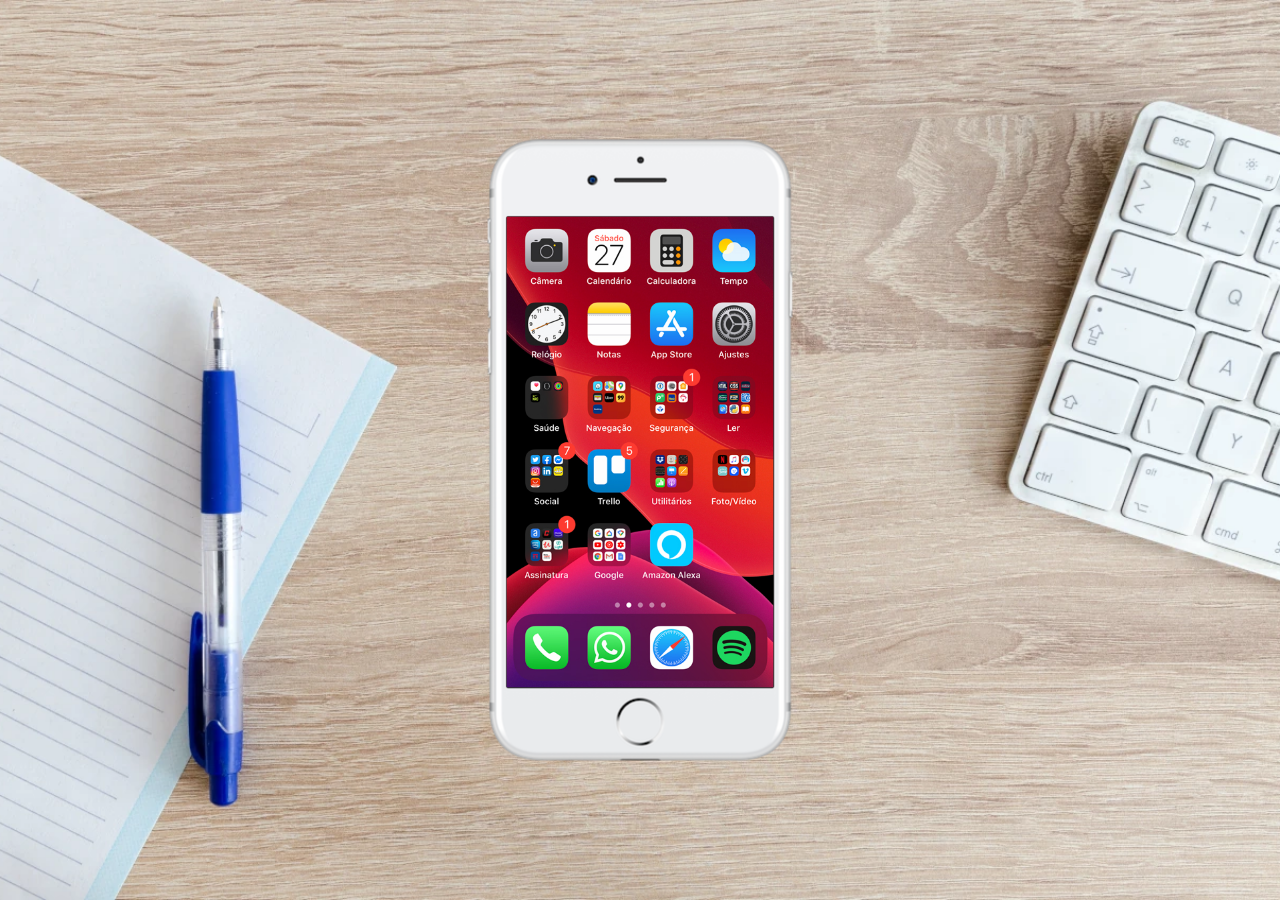
<file: index.html>
<!DOCTYPE html>
<html lang="pt-br">
<head>
    <meta charset="UTF-8">
    <meta http-equiv="X-UA-Compatible" content="IE=edge">
    <meta name="viewport" content="width=device-width, initial-scale=1.0">
    <title>Projeto redes sociais</title>
    <link rel="stylesheet" href="estilos/style.css">
    <link rel="shortcut icon" href="favicon.ico" type="image/x-icon">
</head>
<body>
    <main>
        <section id ="telefone">
            <iframe src="home.html"  
           name="tela" id="tela" frameborder="0">Seu navegador não é compatível com o recurso.</iframe>
        
        </section>
        <section id ="redes-sociais">
            <a href="home.html" target="tela"><img src="imagens/logo-home.jpg" alt="" class="animate glow delay-1"></a><br>
            <a href="instagram.html" target="tela"><img src="imagens/logo-instagram.png" alt="" class="animate glow delay-2"></a><br>
            <a href="linkedin.html" target="tela"><img src="imagens/logo-linkedin.png" alt="" class="animate glow delay-3"></a><br>
            <a href="github.html" target="tela"><img src="imagens/logo-github.png" alt="" class="animate glow delay-4"></a><br>
            <!--<a href="youtube.html" target="tela"><img src="imagens/logo-youtube.jpg" alt=""></a><br>-->
            <!--<a href="twitter.html" target="tela"><img src="imagens/logo-twitter.jpg" alt=""></a><br>-->
            <!--<a href="facebook.html" target="tela"><img src="imagens/logo-facebook.jpg" alt=""></a>-->
        </section>
    </main>
</body>
</html>
</file>
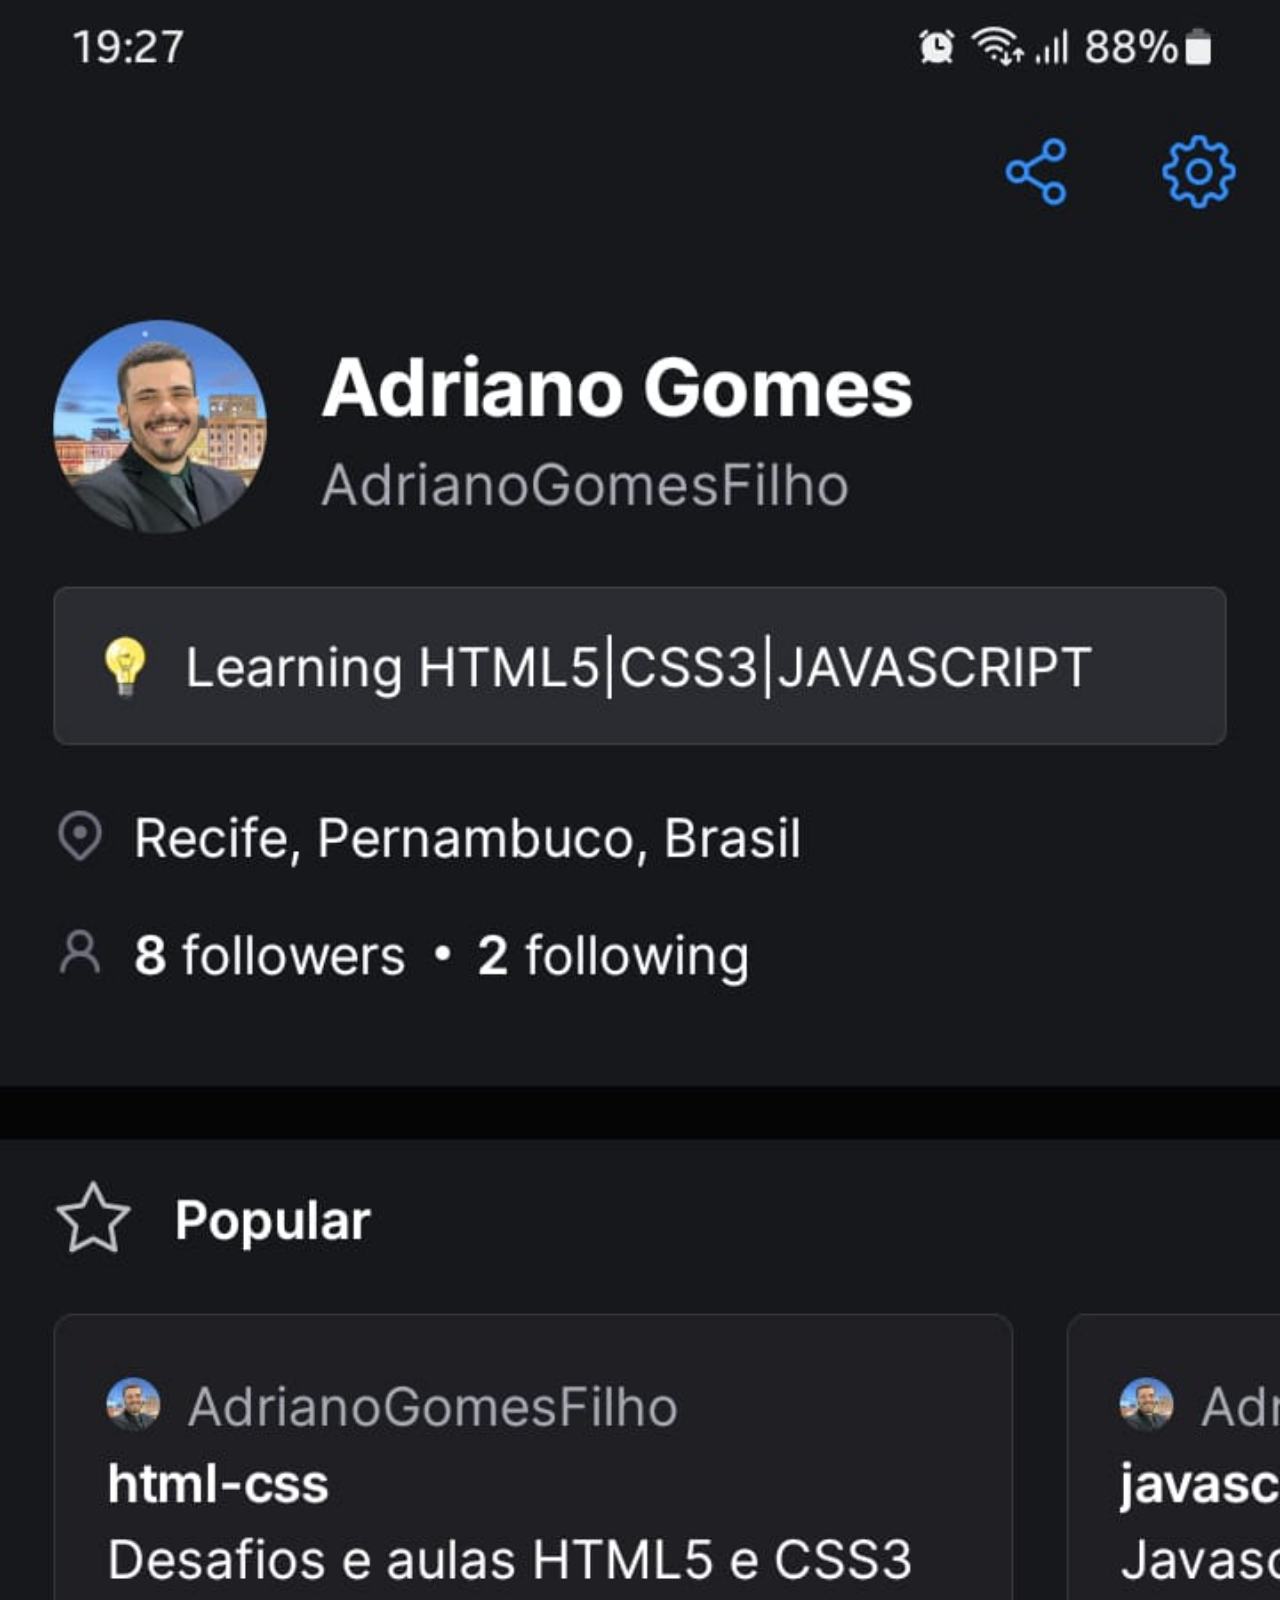
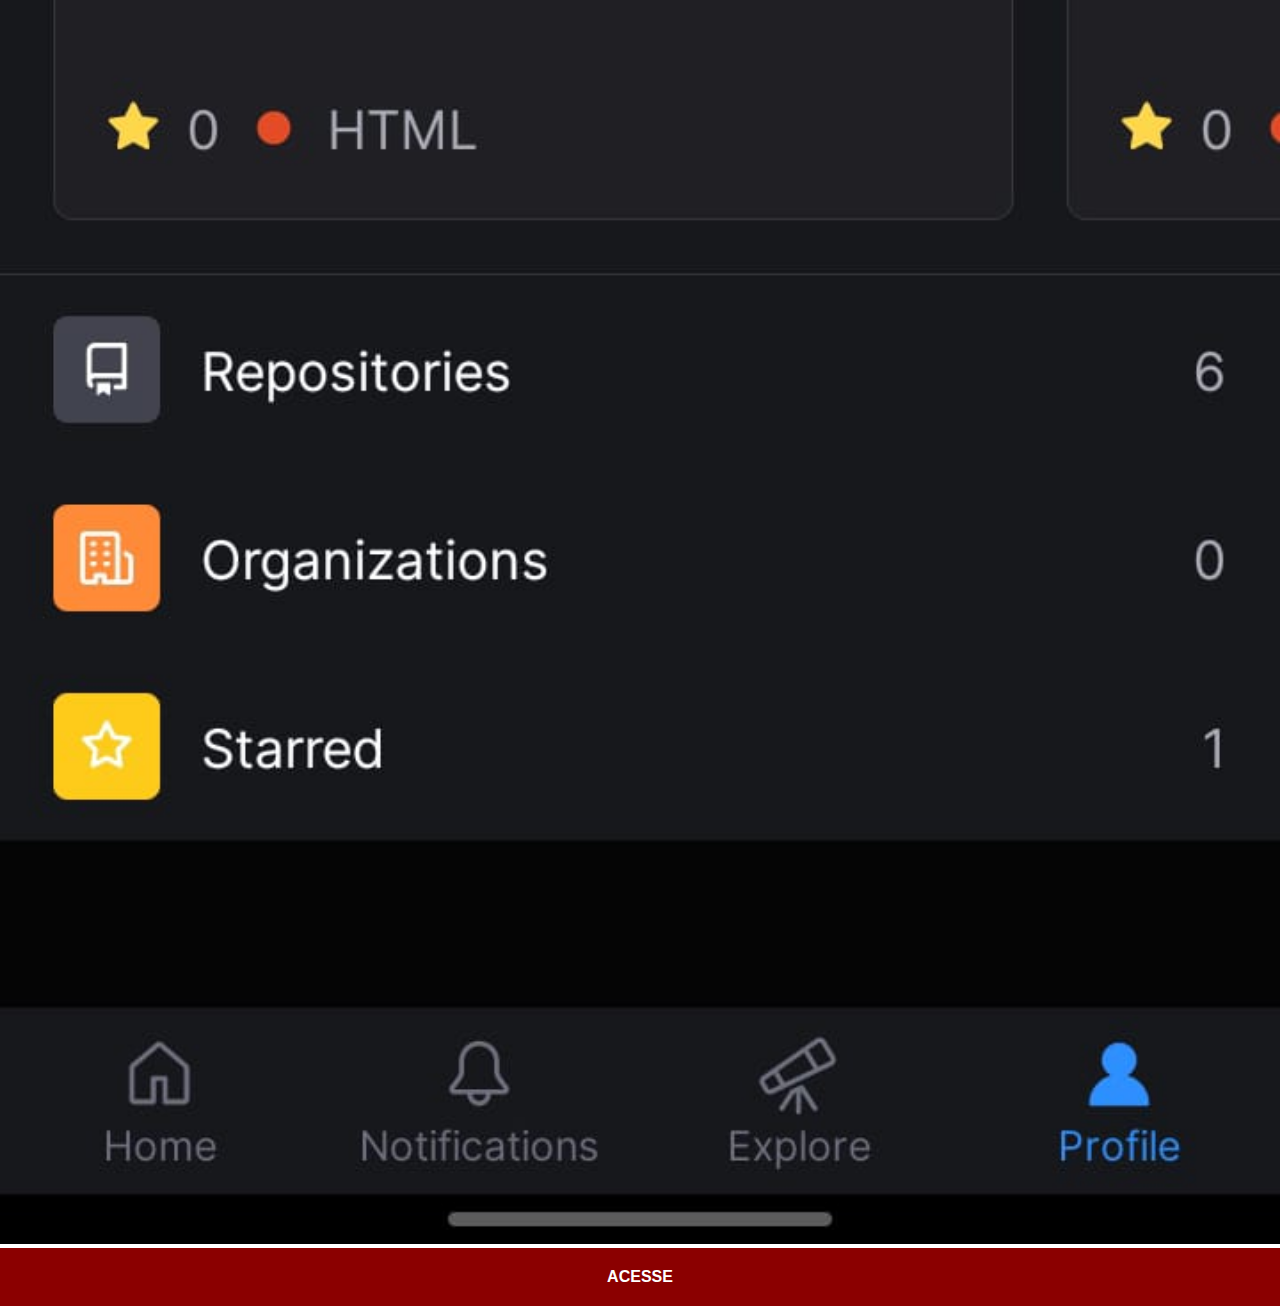
<file: github.html>
<!DOCTYPE html>
<html lang="pt-br">
<head>
    <meta charset="UTF-8">
    <meta http-equiv="X-UA-Compatible" content="IE=edge">
    <meta name="viewport" content="width=device-width, initial-scale=1.0">
    <title>Document</title>

    <link rel="stylesheet" href="estilos/social.css">
    
</head>
<body>
    <img src="imagens/tela-github.jpeg" alt="">
    <a href="https://github.com/AdrianoGomesFilho" target="_blank">ACESSE</a>
</body>
</html>
</file>
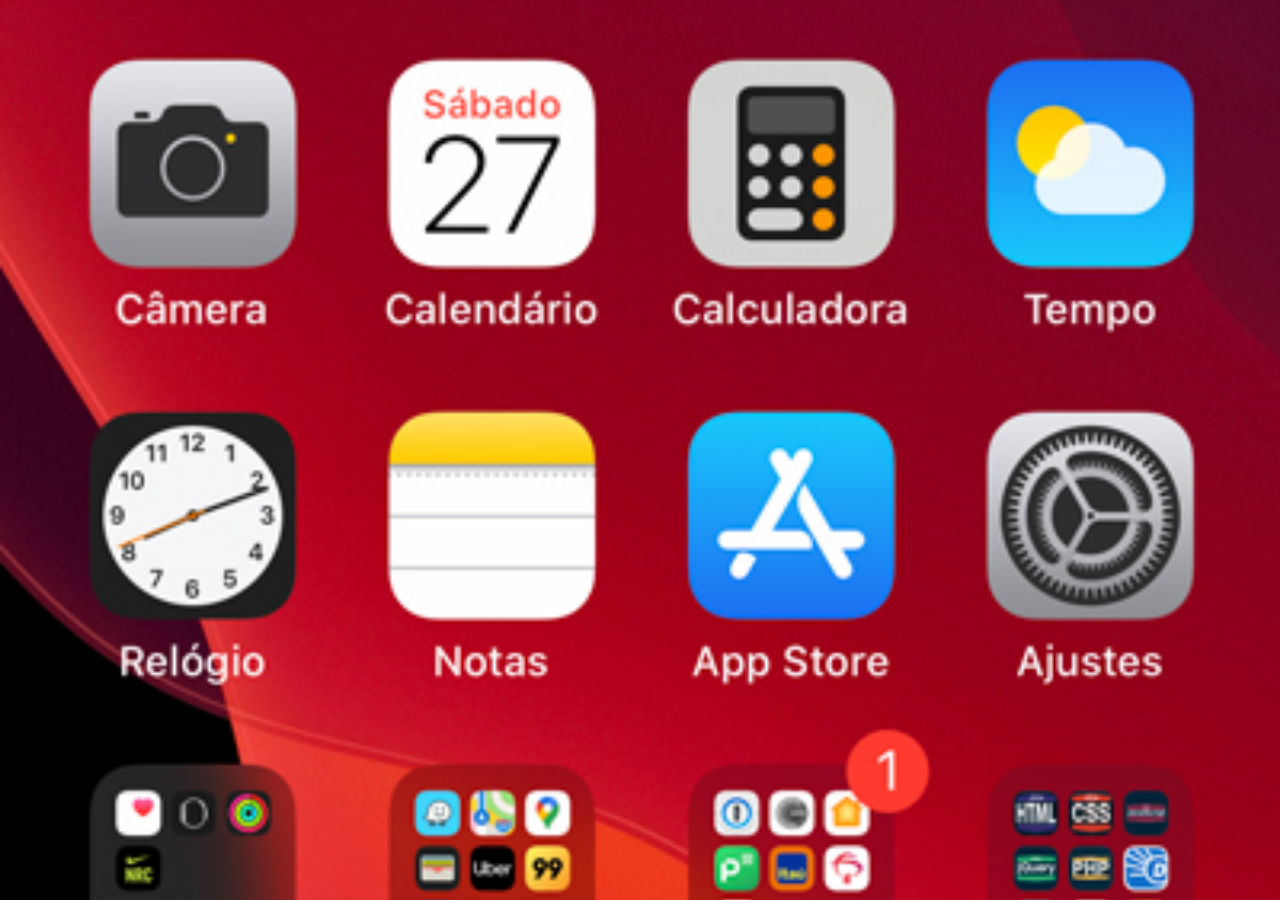
<file: home.html>
<!DOCTYPE html>
<html lang="pt-br">
<head>
    <meta charset="UTF-8">
    <meta http-equiv="X-UA-Compatible" content="IE=edge">
    <meta name="viewport" content="width=device-width, initial-scale=1.0">
    <title>Document</title>
</head>
<style>
    * {
        margin: 0px;
        padding: 0px;
    }

    body {
        width: 100vw;
        height: 100vh;
        background: black url(imagens/tela-home.jpg) no-repeat top center;
        background-size: cover;
    }
</style>
<body>
    
</body>
</html>
</file>
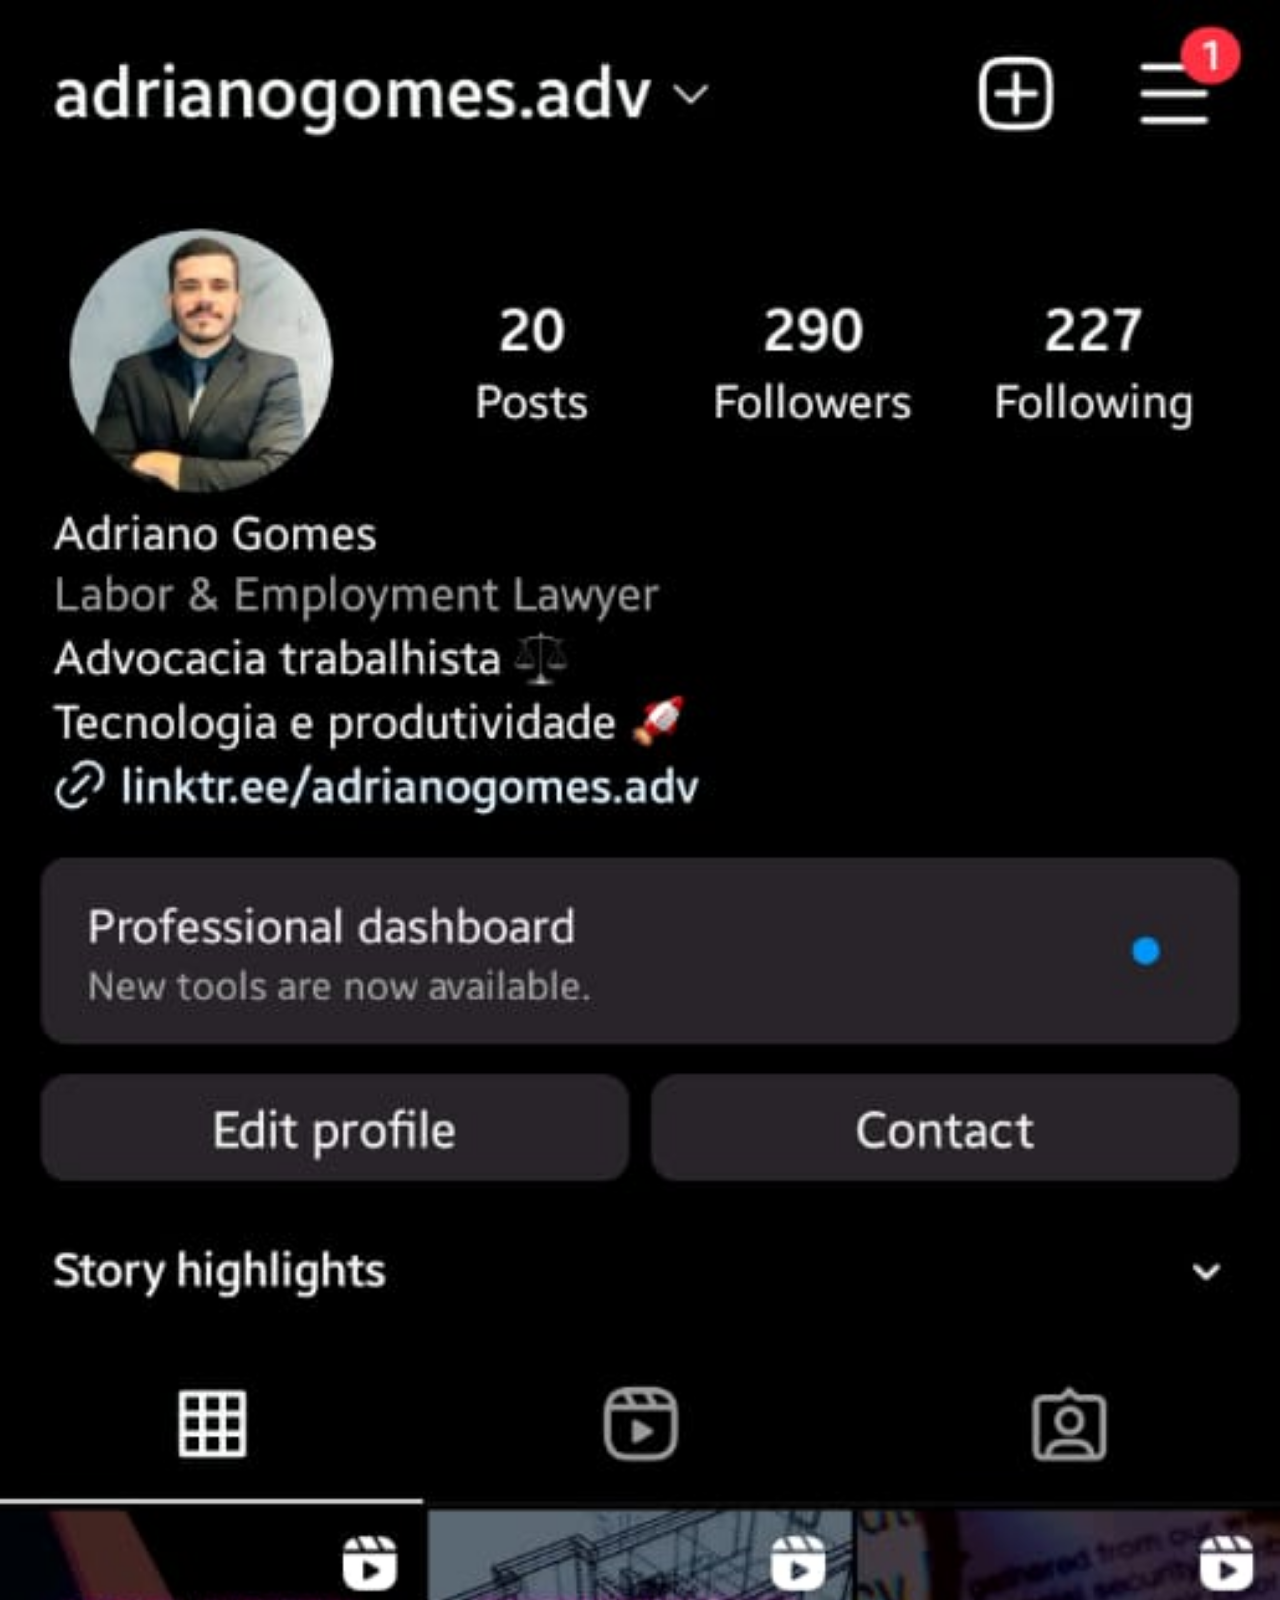
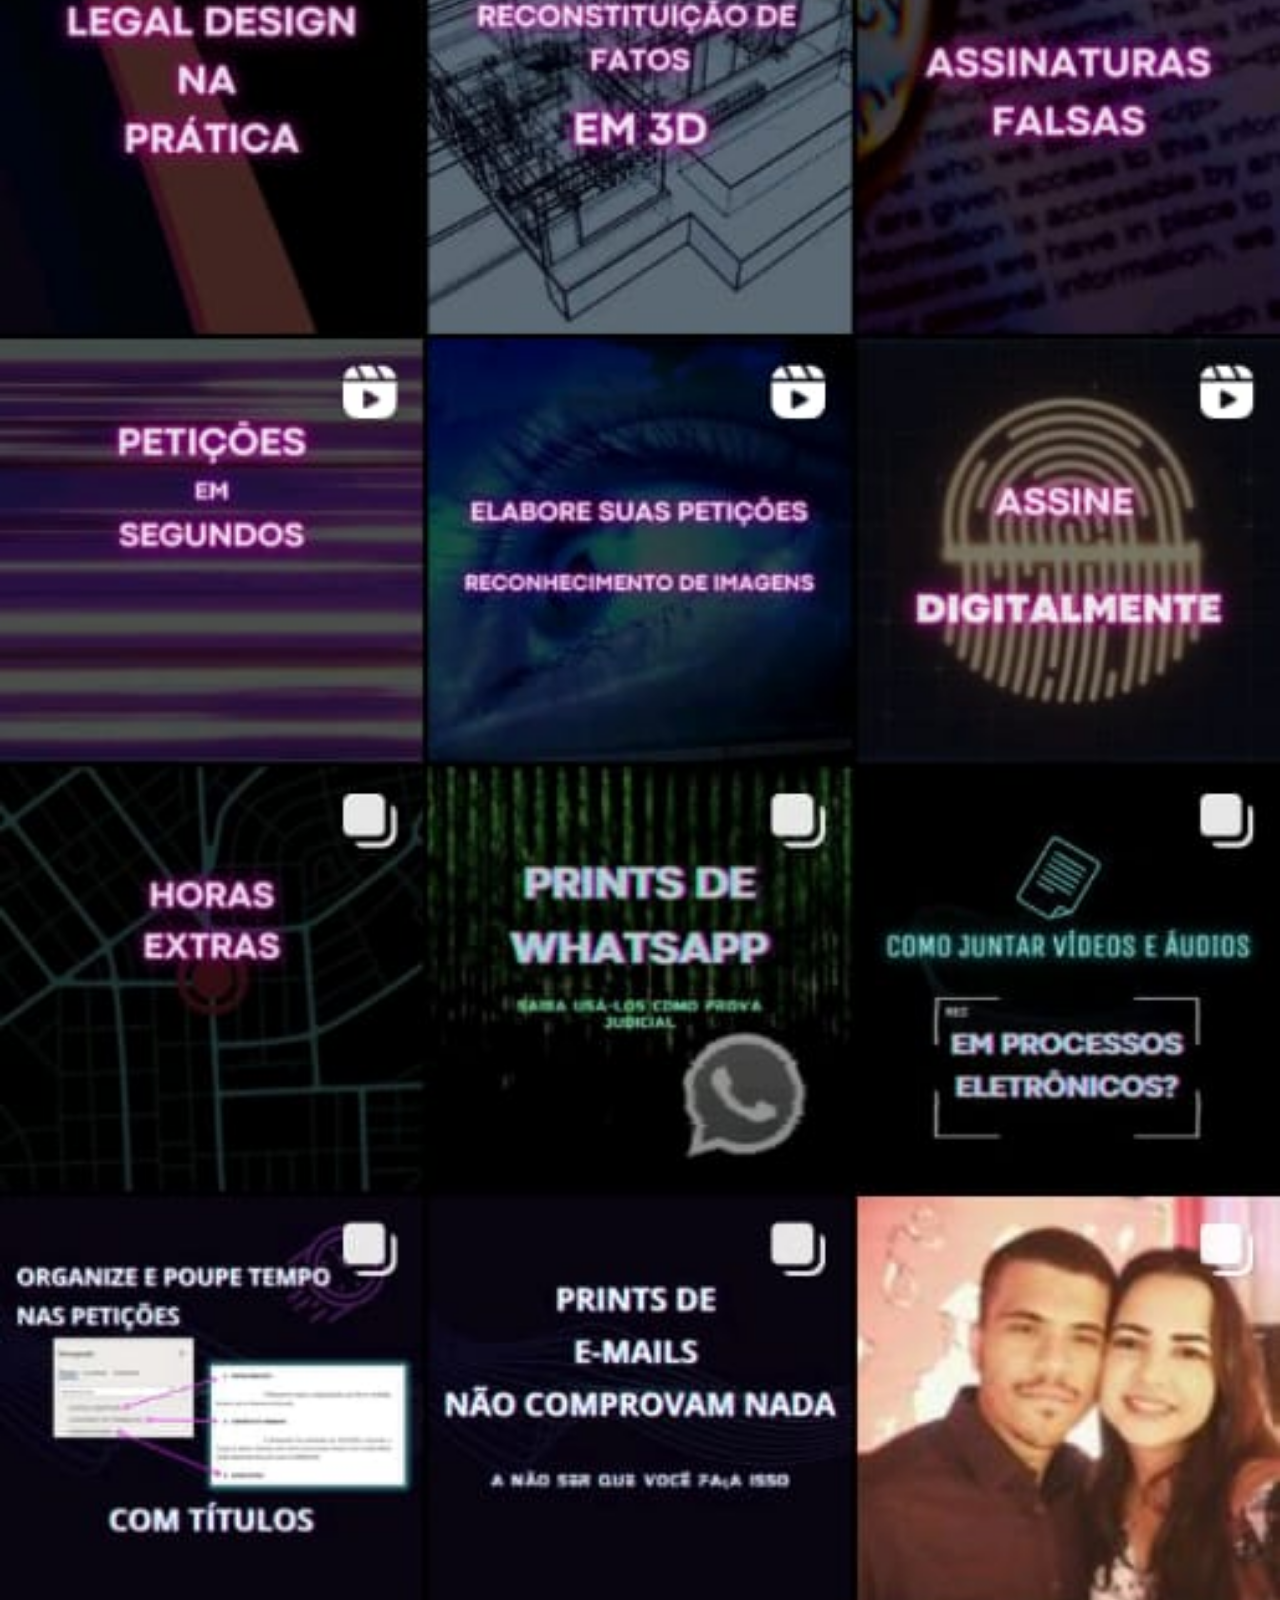
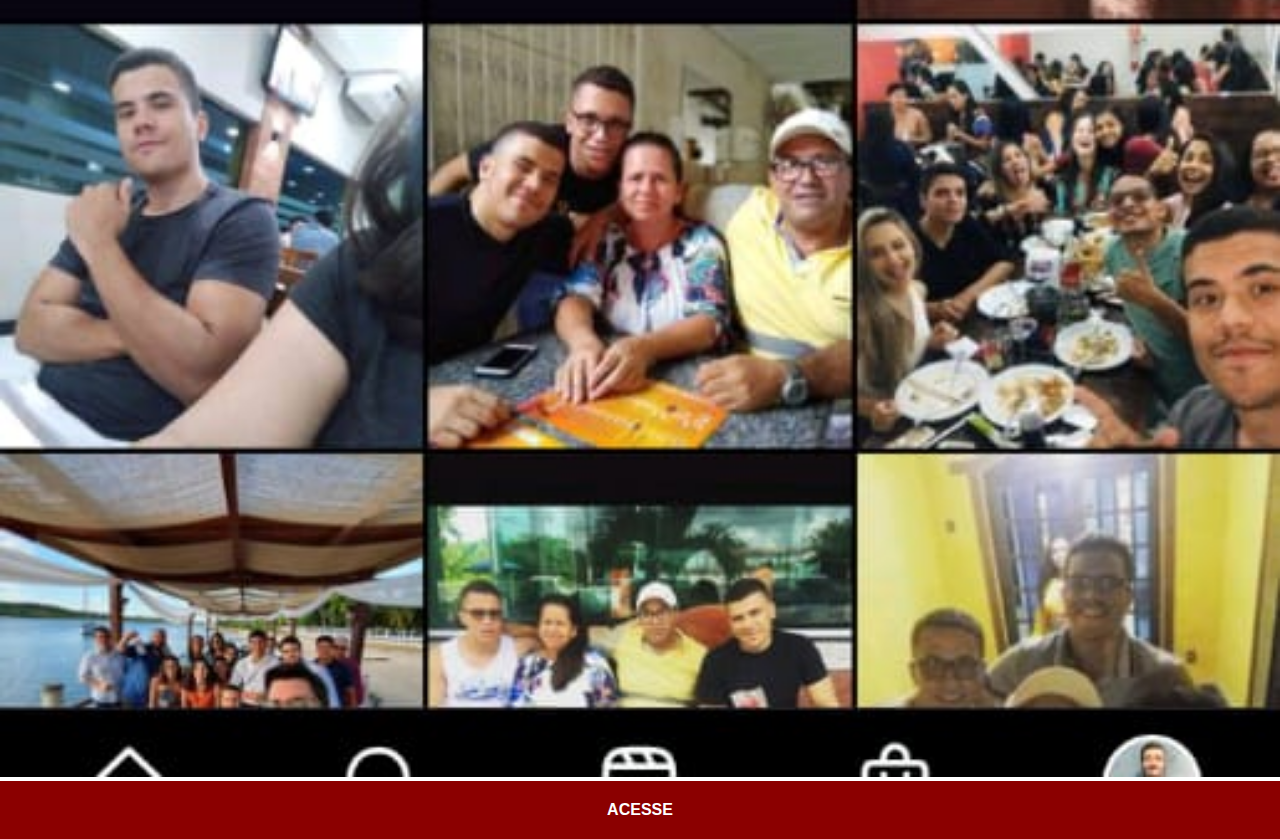
<file: instagram.html>
<!DOCTYPE html>
<html lang="pt-br">
<head>
    <meta charset="UTF-8">
    <meta http-equiv="X-UA-Compatible" content="IE=edge">
    <meta name="viewport" content="width=device-width, initial-scale=1.0">
    <title>Document</title>

    <link rel="stylesheet" href="estilos/social.css">
    
</head>
<body>
    <img src="imagens/tela-instagram.jpeg" alt="">
    <a href="https://www.instagram.com/adrianogomes.adv/" target="_blank">ACESSE</a>
</body>
</html>
</file>
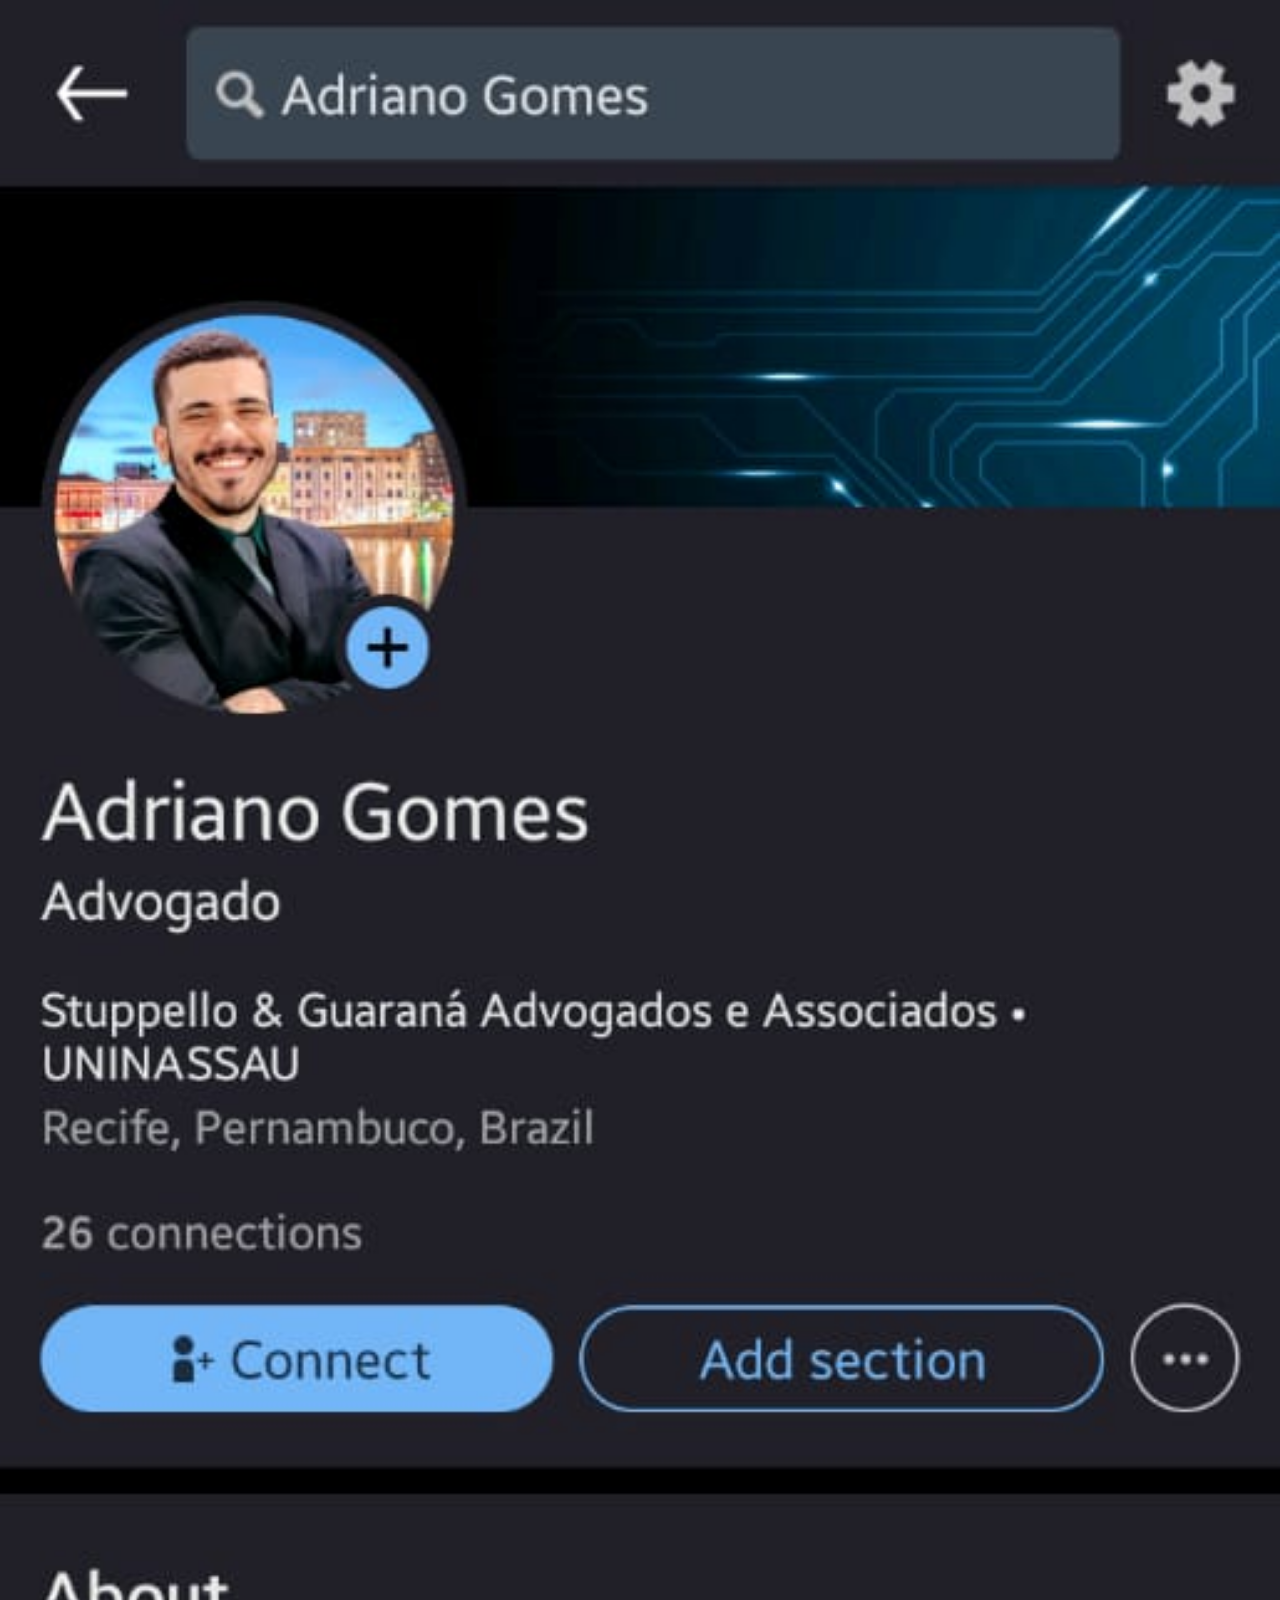
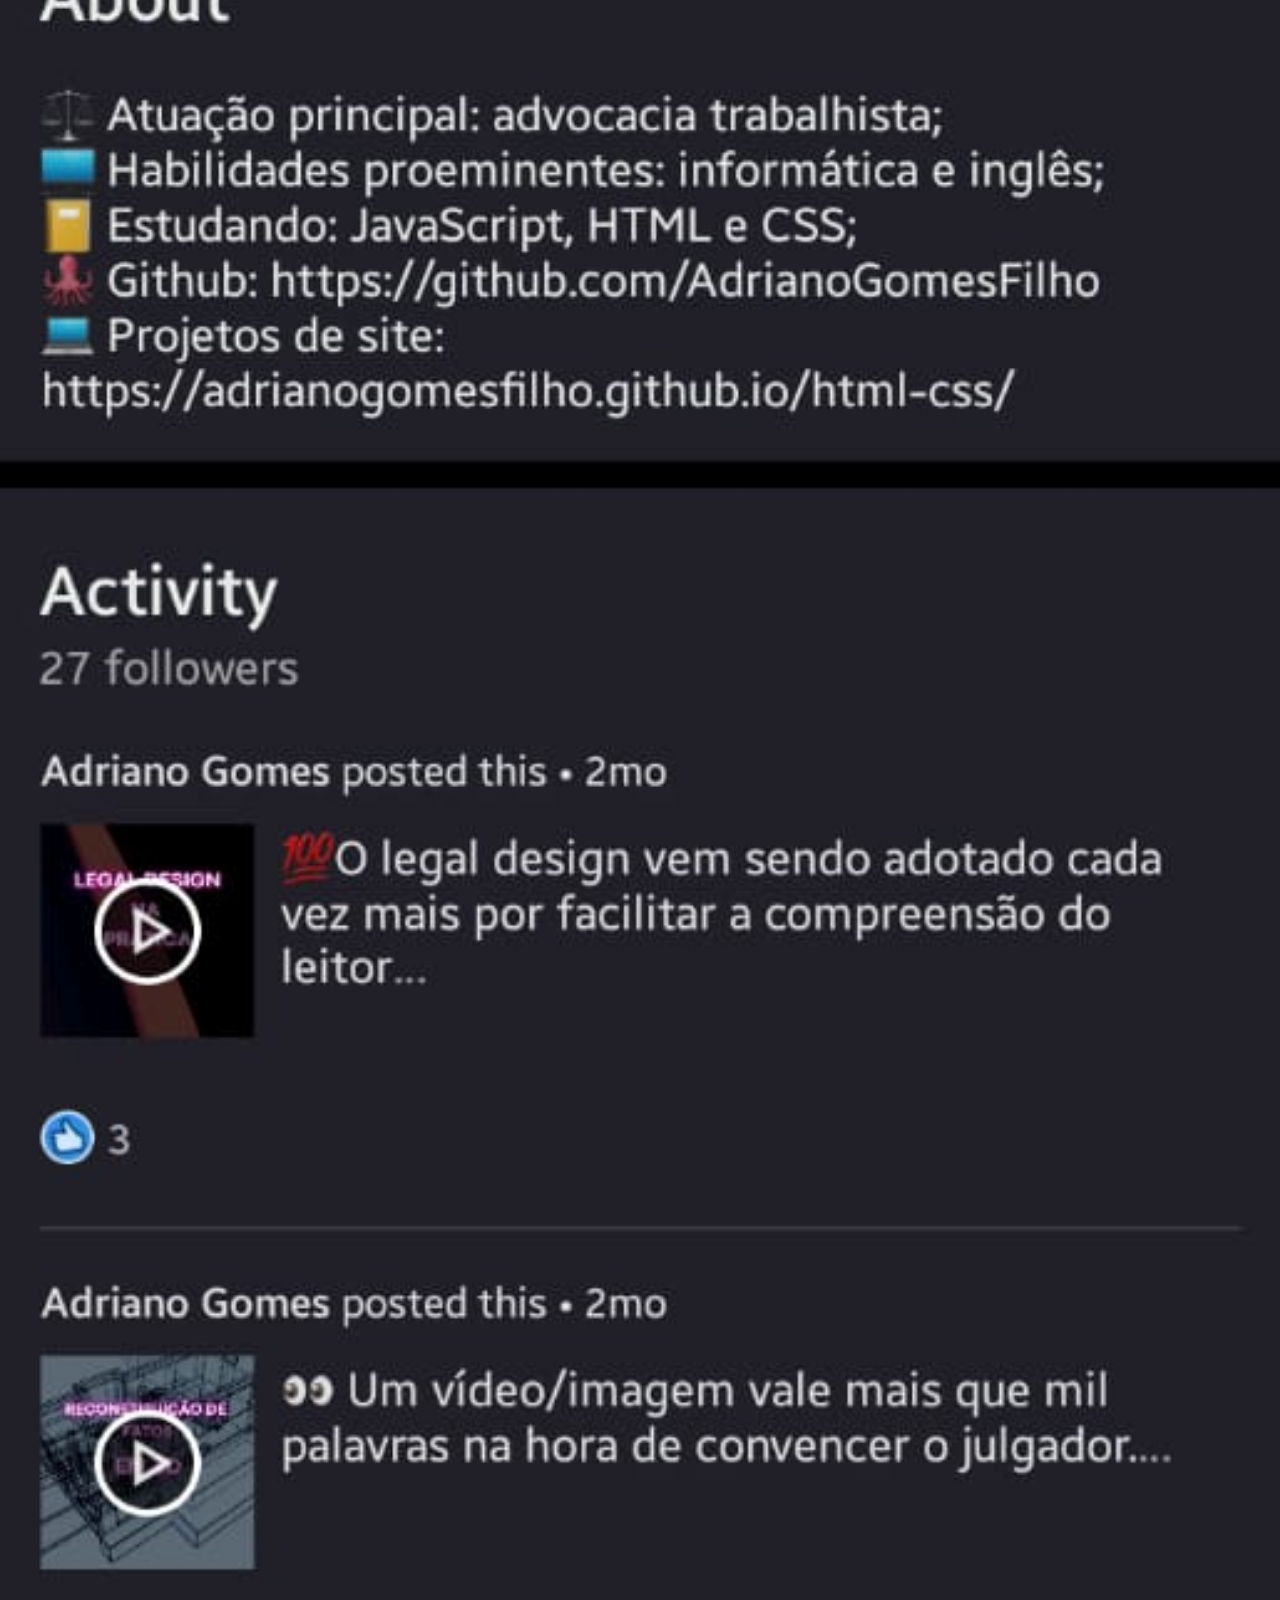
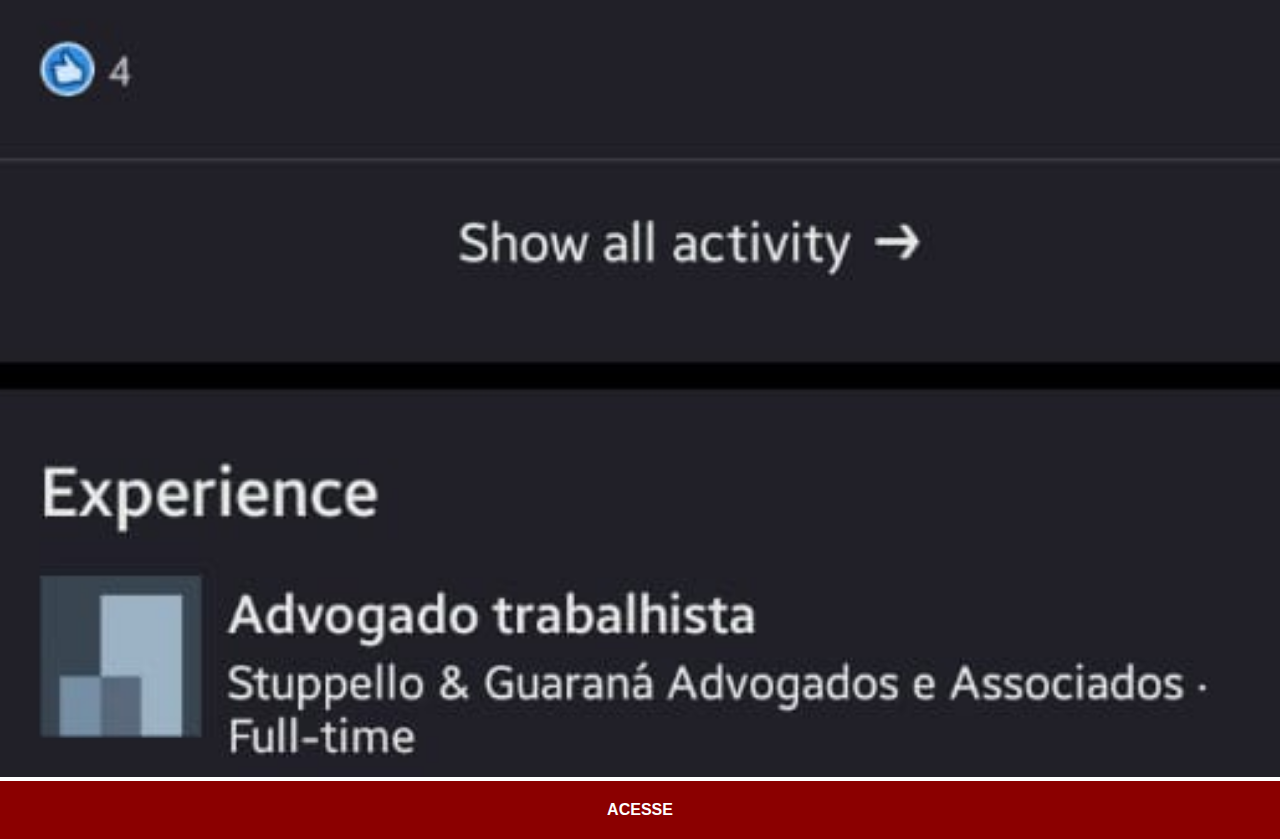
<file: linkedin.html>
<!DOCTYPE html>
<html lang="pt-br">
<head>
    <meta charset="UTF-8">
    <meta http-equiv="X-UA-Compatible" content="IE=edge">
    <meta name="viewport" content="width=device-width, initial-scale=1.0">
    <title>Document</title>

    <link rel="stylesheet" href="estilos/social.css">
    
</head>
<body>
    <img src="imagens/tela-linkedin.jpeg" alt="">
    <a href="https://www.linkedin.com/in/adriano-gomes-803a091a4/" target="_blank">ACESSE</a>
</body>
</html>
</file>
<file: estilos/social.css>
@charset "UTF-8";
        * {
            margin:0px;
            padding: 0px;
            font-family: Arial, Helvetica, sans-serif;
        }

        ::-webkit-scrollbar {
            width: 0px;
            height: 0px;
        }
        img {
            width: 100vw;
        }

        a {
            display:block;
            background-color: darkred;
            color: white;
            padding: 20px;
            text-align: center;
            text-decoration: none;
            font-weight: bolder;
        }

        a:hover {
            background-color: red;
            transition: 0.5s;

        }
</file>
<file: estilos/style.css>
@charset "UTF-8";

* {
    margin: 0px;
    padding: 0px;
    font-family: Arial, Helvetica, sans-serif;
}

@keyframes animate-glow {
0% {
      opacity: 0;
      filter: brightness(3) saturate(3);
      transform: scale(0.8, 0.8);
    }
100% {
      opacity: 1;
      filter: brightness(1) saturate(1);
      transform: scale(1, 1);
    }
  }
  
  .delay-1 {
    animation-delay: 0.6s;
  }
  .delay-2 {
    animation-delay: 0.7s;
  }
  .delay-3 {
    animation-delay: 0.8s;
  }

  .delay-4 {
    animation-delay: 0.9s;
  }

html, body {
    height: 100vh;
    width: 100vw;
    background-color: black;
    
}

body {
    background: url('../imagens/fundo-mesa.webp') no-repeat top center;
    background-size: cover;
    background-attachment: fixed;
}

main {
    position: relative;
    height: 100vh;
    
}

section#telefone {
    position: absolute;
    top: 50%;
    left: 50%;
    transform: translate(-50%, -50%);

    height: 627px;
    width: 311px;
    background: url(../imagens/frame-iphone.png) no-repeat
}

iframe#tela {
    position: relative;
    top: 80px;
    left: 22px;
    width: 267px;
    height: 471px;
}
section#redes-sociais {
    text-align: left;
    padding-top: 350px;
    
}
      
section#redes-sociais img {
    width: 50px;
    margin: 10px 10px 10px 700px;
    border-radius: 30%;
    box-shadow: 2px 2px 5px rgba(0, 0, 0, 0.450);
    box-sizing: border-box;
    animation-duration: 0.75s;
    animation-delay: 0.5s;
    animation-name: animate-fade;
    animation-timing-function: cubic-bezier(0.26, 0.53, 0.74, 1.48);
    animation-fill-mode: backwards;
    animation-name: animate-glow;
    animation-timing-function: ease;
  }

section#redes-sociais img:hover {
    border: 2px solid rgba(255, 255, 255, 0.527);
    transform: translate(-3px, -3px);
    box-shadow: 5px 5px 10px rgba(0, 0, 0, 0.514);
    transition: transform 0.3s, border 0.3s;
}
</file>
